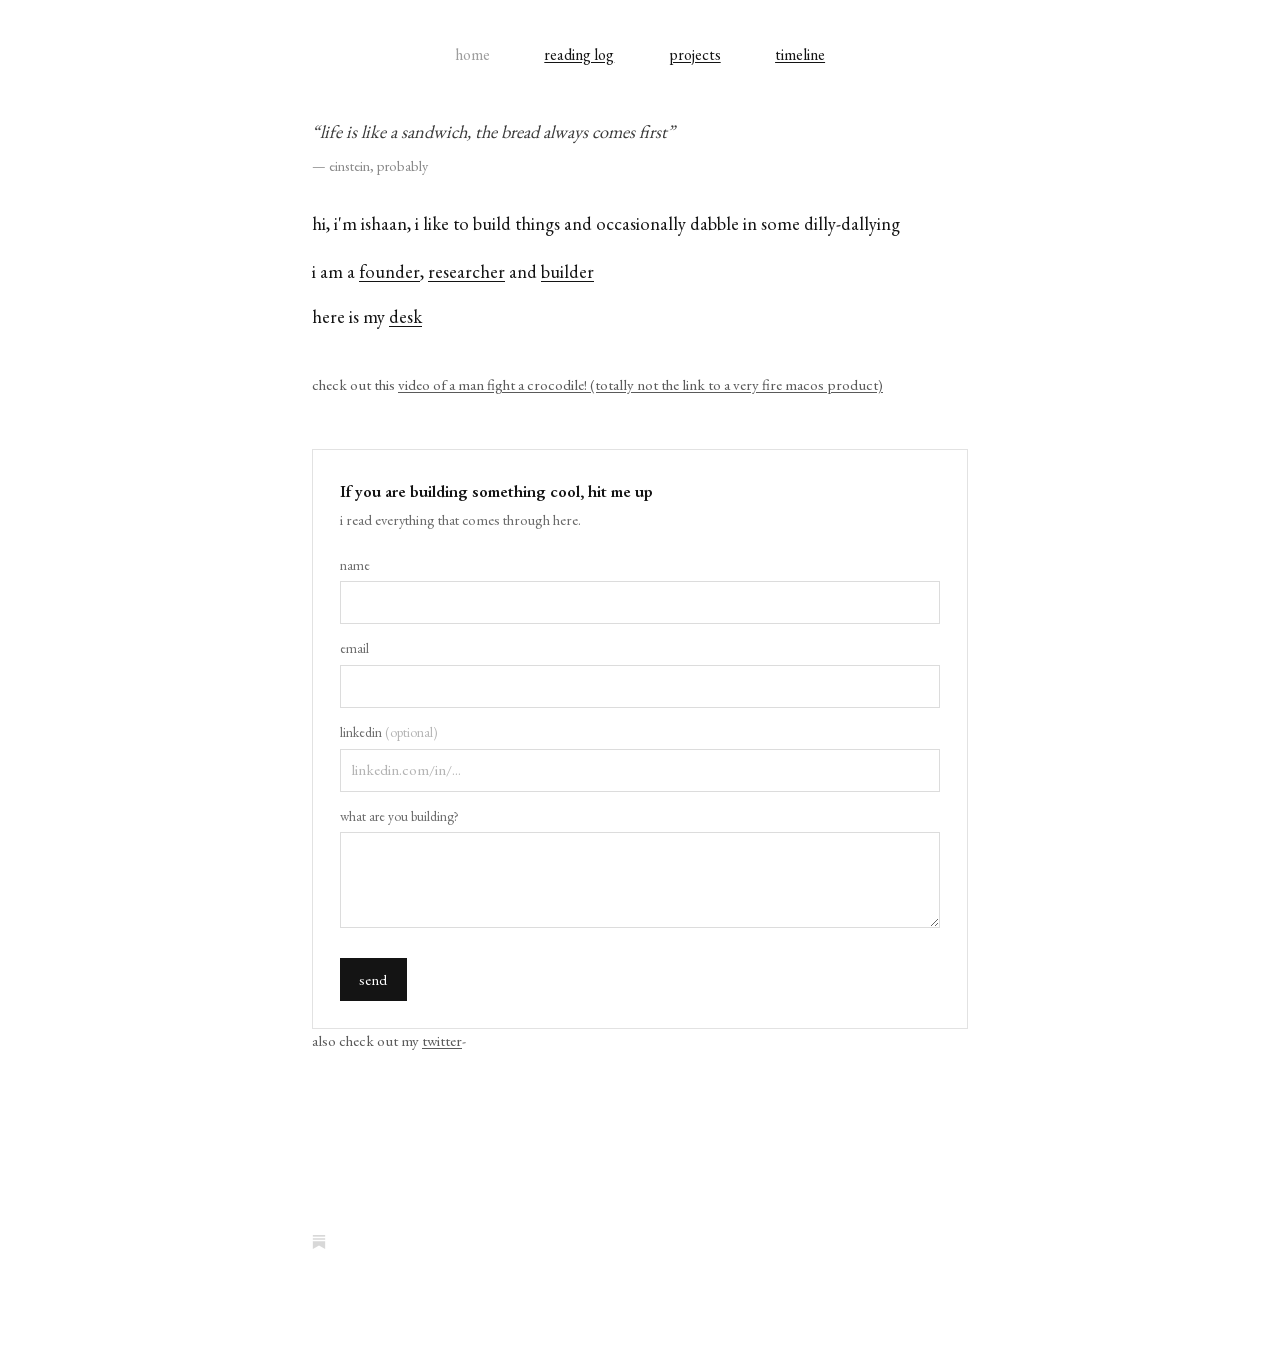
<file: index.html>
<!DOCTYPE html>
<html lang="en">
<head>
<meta charset="UTF-8">
<meta name="viewport" content="width=device-width, initial-scale=1.0">
<title>Ishaan Harish</title>
<link rel="icon" type="image/png" href="images/favicon.png">
<link rel="stylesheet" href="assets/site.css">
</head>
<body>

<nav class="topnav">
  <span class="here">home</span>
  <a href="reading.html">reading log</a>
  <a href="projects.html">projects</a>
  <a href="timeline.html">timeline</a>
</nav>

<main>

  <blockquote>
    <p>&ldquo;life is like a sandwich, the bread always comes first&rdquo;</p>
    <cite>&mdash; einstein, probably</cite>
  </blockquote>

  <p class="hi">hi, i'm ishaan, i like to build things and occasionally dabble in some dilly-dallying</p>

  <p class="roles">i am a
    <a href="https://projectfermat.vercel.app" target="_blank" rel="noopener">founder</a>,
    <a href="research.html" target="_blank" rel="noopener">researcher</a>
    and <a href="building.html" target="_blank" rel="noopener">builder</a></p>

  <p class="desk-line">here is my <a href="desk.html" target="_blank" rel="noopener">desk</a></p>

  <p class="outro croc">check out this <a href="https://github.com/Ishaan3H/dynamic-island-macos" target="_blank" rel="noopener">video of a man fight a crocodile! (totally not the link to a very fire macos product)</a></p>

  <div class="card">
    <h2>If you are building something cool, hit me up</h2>
    <p class="sub">i read everything that comes through here.</p>

    <p class="sent" id="sent">thanks &mdash; got it.</p>

    <form action="https://formsubmit.co/ishaanharish3@gmail.com" method="POST">
      <input type="hidden" name="_subject" value="Someone is building something cool">
      <input type="hidden" name="_captcha" value="false">
      <input type="hidden" name="_next" value="https://ishaanharish.me/#sent">
      <input type="hidden" name="_template" value="table">

      <div class="field"><label for="name">name</label><input id="name" type="text" name="name" required></div>
      <div class="field"><label for="email">email</label><input id="email" type="email" name="email" required></div>
      <div class="field"><label for="linkedin">linkedin <span style="color:#b4b4b4">(optional)</span></label><input id="linkedin" type="text" name="linkedin" placeholder="linkedin.com/in/..."></div>
      <div class="field"><label for="idea">what are you building?</label><textarea id="idea" name="idea" required></textarea></div>

      <button type="submit">send</button>
    </form>
  </div>

  <p class="outro">also check out my <a href="https://x.com/IshaanHarish3" target="_blank" rel="noopener">twitter</a>-</p>

  <aside class="np">
    <iframe
      src="https://open.spotify.com/embed/track/4UQMOPSUVJVicIQzjAcRRZ?utm_source=generator"
      width="100%" height="80" frameborder="0"
      title="Champion by Kanye West on Spotify"
      allow="clipboard-write; encrypted-media; fullscreen; picture-in-picture"></iframe>
  </aside>


  <a class="egg" href="https://ishaanharish.substack.com" target="_blank" rel="noopener" aria-label="substack" title="substack">
    <svg viewBox="0 0 24 24" width="14" height="14" fill="currentColor" aria-hidden="true">
      <path d="M22.539 8.242H1.46V5.406h21.08v2.836z"/>
      <path d="M1.46 10.812V24L12 18.11 22.54 24V10.812H1.46z"/>
      <path d="M22.539 0H1.46v2.836h21.08V0z"/>
    </svg>
  </a>

</main>

</body>
</html>
</file>
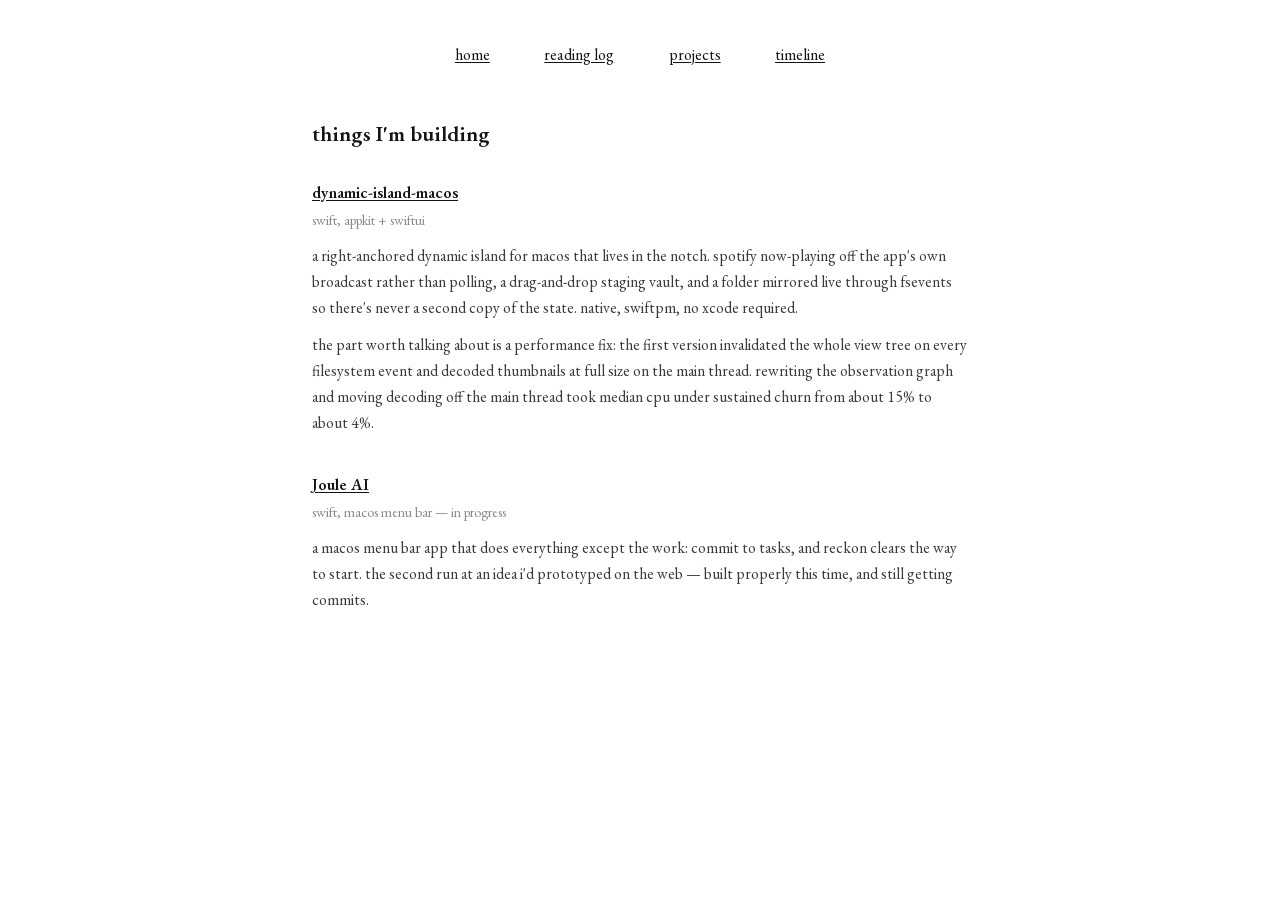
<file: building.html>
<!DOCTYPE html>
<html lang="en">
<head>
<meta charset="UTF-8">
<meta name="viewport" content="width=device-width, initial-scale=1.0">
<title>building — Ishaan Harish</title>
<link rel="icon" type="image/png" href="images/favicon.png">
<link rel="stylesheet" href="assets/site.css">
</head>
<body>

<nav class="topnav">
  <a href="index.html">home</a>
  <a href="reading.html">reading log</a>
  <a href="projects.html">projects</a>
  <a href="timeline.html">timeline</a>
</nav>

<main>

  <h1>things I'm building</h1>

  <div class="entry">
    <h2><a href="https://github.com/Ishaan3H/dynamic-island-macos" target="_blank" rel="noopener">dynamic-island-macos</a></h2>
    <p class="meta">swift, appkit + swiftui</p>
    <p>a right-anchored dynamic island for macos that lives in the notch. spotify
    now-playing off the app's own broadcast rather than polling, a drag-and-drop staging
    vault, and a folder mirrored live through fsevents so there's never a second copy of
    the state. native, swiftpm, no xcode required.</p>
    <p>the part worth talking about is a performance fix: the first version invalidated
    the whole view tree on every filesystem event and decoded thumbnails at full size on
    the main thread. rewriting the observation graph and moving decoding off the main
    thread took median cpu under sustained churn from about 15% to about 4%.</p>
  </div>

  <div class="entry">
    <h2><a href="https://jouleai.vercel.app" target="_blank" rel="noopener">Joule AI</a></h2>
    <p class="meta">swift, macos menu bar &mdash; in progress</p>
    <p>a macos menu bar app that does everything except the work: commit to tasks, and
    reckon clears the way to start. the second run at an idea i'd prototyped on the web
    &mdash; built properly this time, and still getting commits.</p>
  </div>

</main>

</body>
</html>
</file>
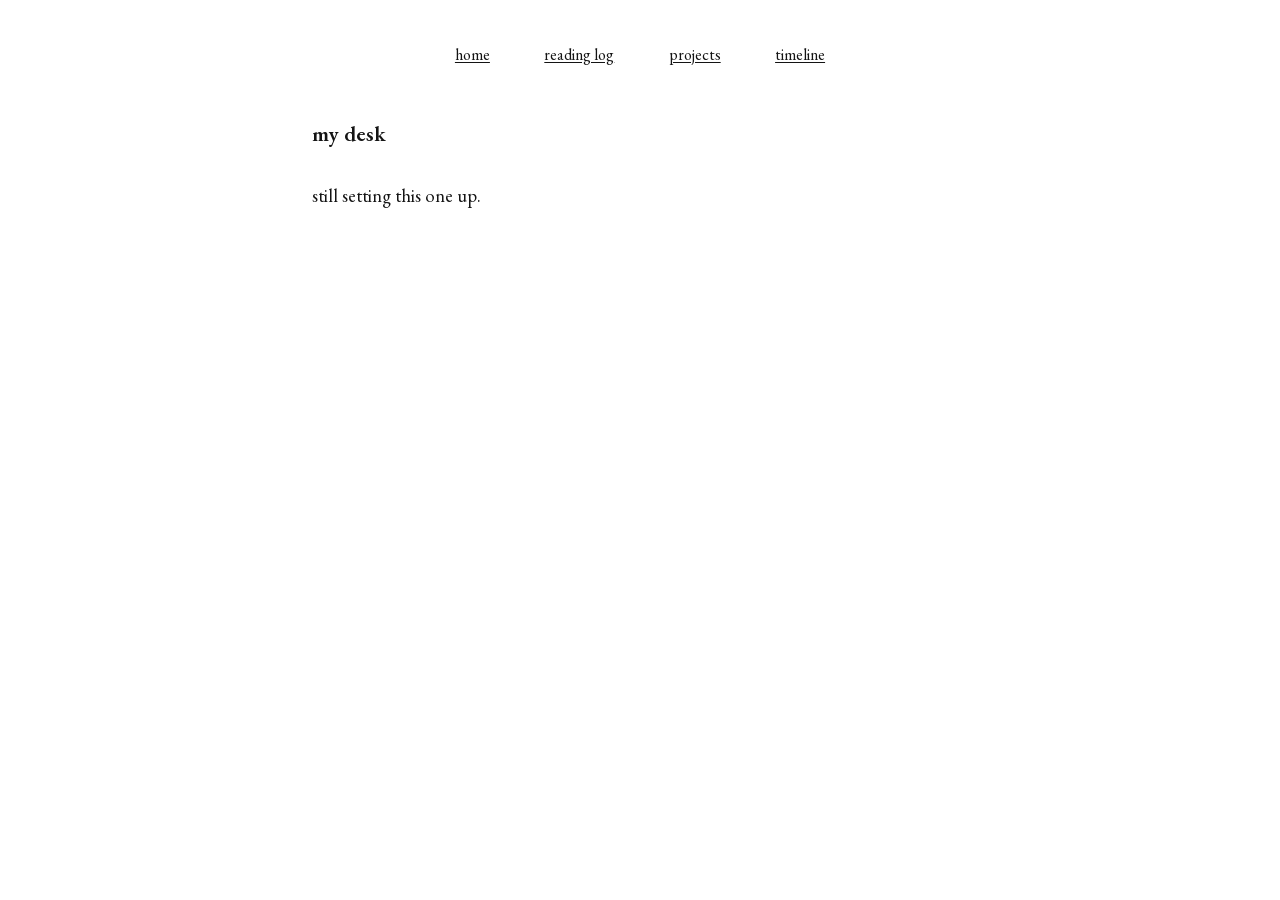
<file: desk.html>
<!DOCTYPE html>
<html lang="en">
<head>
<meta charset="UTF-8">
<meta name="viewport" content="width=device-width, initial-scale=1.0">
<title>desk — Ishaan Harish</title>
<link rel="icon" type="image/png" href="images/favicon.png">
<link rel="stylesheet" href="assets/site.css">
</head>
<body>

<nav class="topnav">
  <a href="index.html">home</a>
  <a href="reading.html">reading log</a>
  <a href="projects.html">projects</a>
  <a href="timeline.html">timeline</a>
</nav>

<main>

  <h1>my desk</h1>

  <p>still setting this one up.</p>

</main>

</body>
</html>
</file>
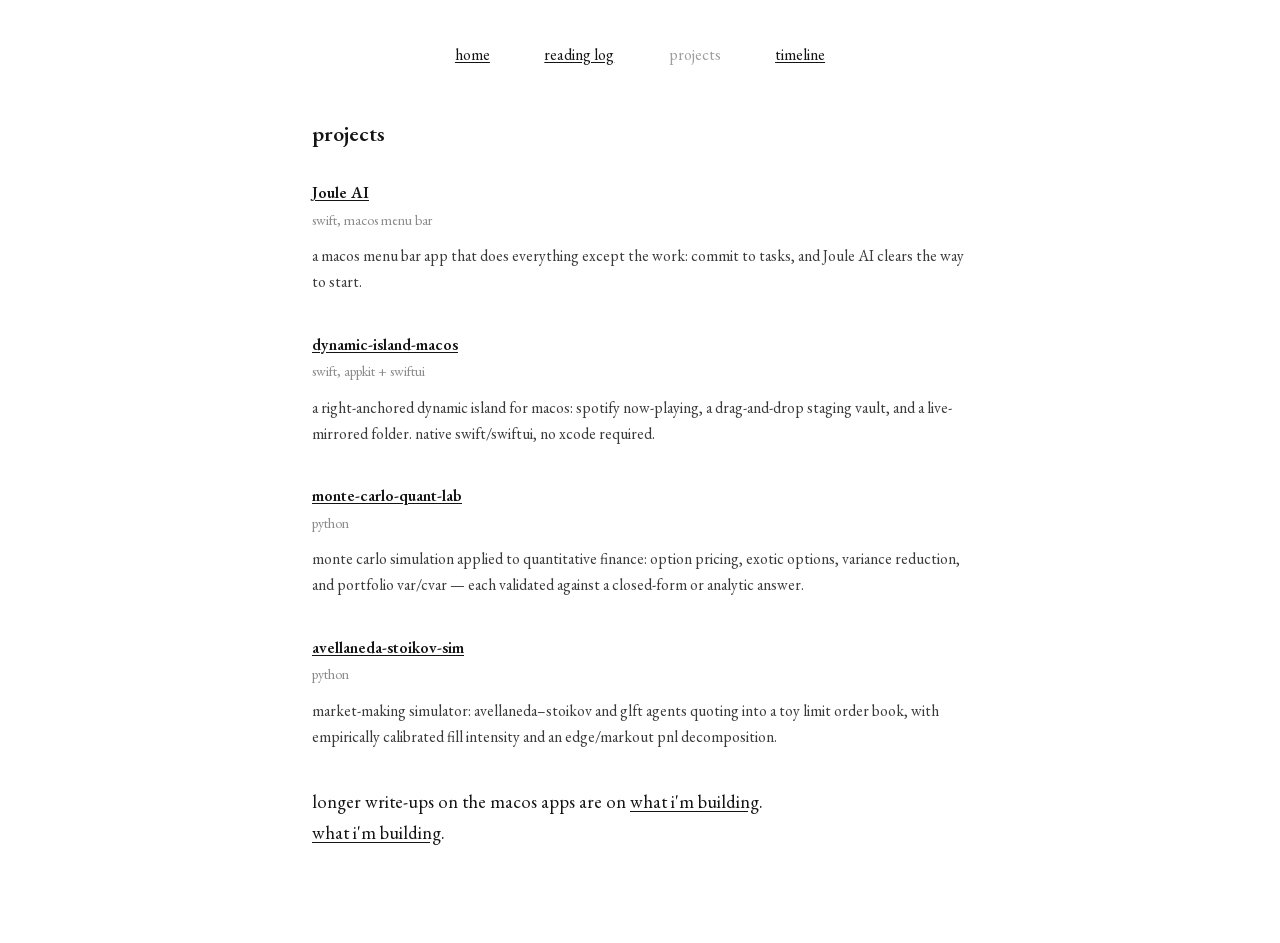
<file: projects.html>
<!DOCTYPE html>
<html lang="en">
<head>
<meta charset="UTF-8">
<meta name="viewport" content="width=device-width, initial-scale=1.0">
<title>projects — Ishaan Harish</title>
<link rel="icon" type="image/png" href="images/favicon.png">
<link rel="stylesheet" href="assets/site.css">
</head>
<body>

<nav class="topnav">
  <a href="index.html">home</a>
  <a href="reading.html">reading log</a>
  <span class="here">projects</span>
  <a href="timeline.html">timeline</a>
</nav>

<main>

  <h1>projects</h1>

  <div class="entry">
    <h2><a href="https://jouleai.vercel.app" target="_blank" rel="noopener">Joule AI</a></h2>
    <p class="meta">swift, macos menu bar</p>
    <p>a macos menu bar app that does everything except the work: commit to tasks, and
    Joule AI clears the way to start.</p>
  </div>

  <div class="entry">
    <h2><a href="https://github.com/Ishaan3H/dynamic-island-macos" target="_blank" rel="noopener">dynamic-island-macos</a></h2>
    <p class="meta">swift, appkit + swiftui</p>
    <p>a right-anchored dynamic island for macos: spotify now-playing, a drag-and-drop
    staging vault, and a live-mirrored folder. native swift/swiftui, no xcode required.</p>
  </div>

  <div class="entry">
    <h2><a href="https://github.com/Ishaan3H/monte-carlo-quant-lab" target="_blank" rel="noopener">monte-carlo-quant-lab</a></h2>
    <p class="meta">python</p>
    <p>monte carlo simulation applied to quantitative finance: option pricing, exotic
    options, variance reduction, and portfolio var/cvar &mdash; each validated against a
    closed-form or analytic answer.</p>
  </div>

  <div class="entry">
    <h2><a href="https://github.com/Ishaan3H/avellaneda-stoikov-sim" target="_blank" rel="noopener">avellaneda-stoikov-sim</a></h2>
    <p class="meta">python</p>
    <p>market-making simulator: avellaneda&ndash;stoikov and glft agents quoting into a toy
    limit order book, with empirically calibrated fill intensity and an edge/markout pnl
    decomposition.</p>
  </div>

  <p>longer write-ups on the macos apps are on
  <a href="building.html">what i'm building</a>.</p>
  <a href="building.html">what i'm building</a>.</p>

</main>

</body>
</html>
</file>
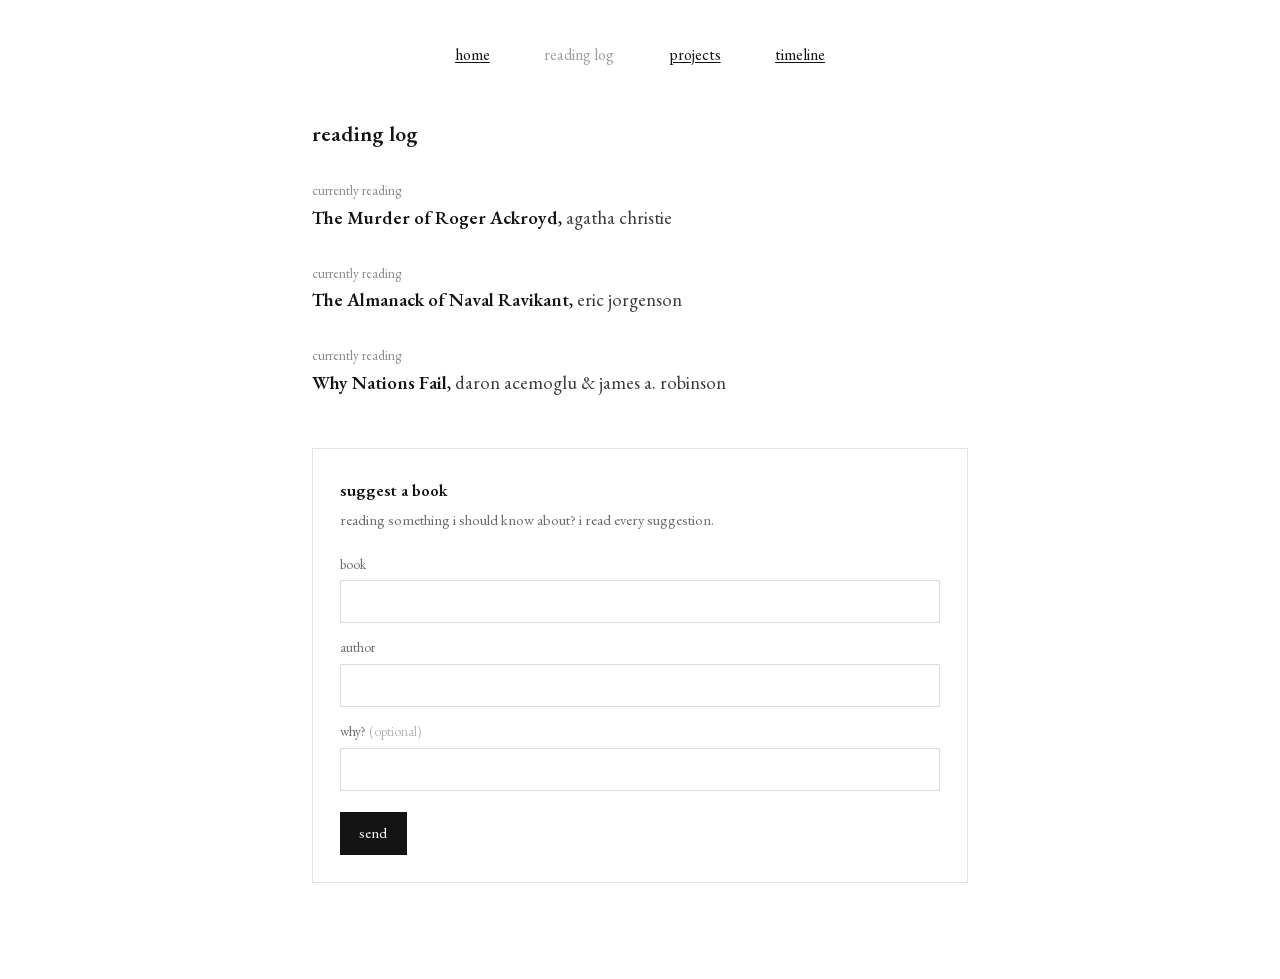
<file: reading.html>
<!DOCTYPE html>
<html lang="en">
<head>
<meta charset="UTF-8">
<meta name="viewport" content="width=device-width, initial-scale=1.0">
<title>reading log — Ishaan Harish</title>
<link rel="icon" type="image/png" href="images/favicon.png">
<link rel="stylesheet" href="assets/site.css">
</head>
<body>

<nav class="topnav">
  <a href="index.html">home</a>
  <span class="here">reading log</span>
  <a href="projects.html">projects</a>
  <a href="timeline.html">timeline</a>
</nav>

<main>

  <h1>reading log</h1>

  <div class="book">
    <span class="status">currently reading</span>
    <span class="title">The Murder of Roger Ackroyd</span>, <span class="author">agatha christie</span>
  </div>

  <div class="book">
    <span class="status">currently reading</span>
    <span class="title">The Almanack of Naval Ravikant</span>, <span class="author">eric jorgenson</span>
  </div>

  <div class="book">
    <span class="status">currently reading</span>
    <span class="title">Why Nations Fail</span>, <span class="author">daron acemoglu &amp; james a. robinson</span>
  </div>

  <div class="card">
    <h2>suggest a book</h2>
    <p class="sub">reading something i should know about? i read every suggestion.</p>

    <p class="sent" id="sent">thanks &mdash; got it.</p>
    <form action="https://formsubmit.co/ishaanharish3@gmail.com" method="POST">
      <input type="hidden" name="_subject" value="Book suggestion for Ishaan">
      <input type="hidden" name="_captcha" value="false">
      <input type="hidden" name="_next" value="https://ishaanharish.me/reading.html#sent">
      <input type="hidden" name="_template" value="table">
      <div class="field"><label for="b">book</label><input id="b" type="text" name="book" required></div>
      <div class="field"><label for="a">author</label><input id="a" type="text" name="author" required></div>
      <div class="field"><label for="w">why? <span style="color:#b4b4b4">(optional)</span></label><input id="w" type="text" name="why"></div>
      <button type="submit">send</button>
    </form>
  </div>

</main>

</body>
</html>
</file>
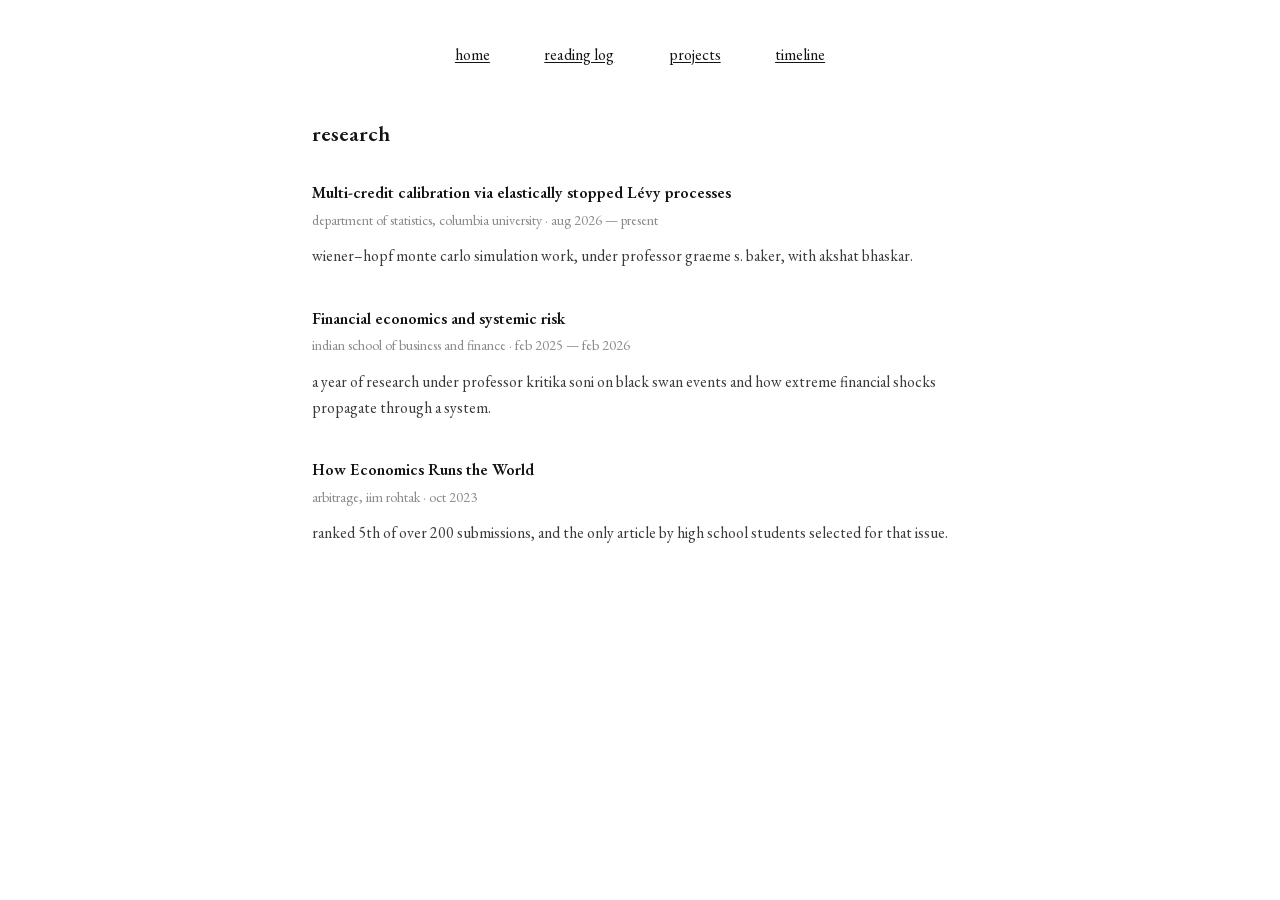
<file: research.html>
<!DOCTYPE html>
<html lang="en">
<head>
<meta charset="UTF-8">
<meta name="viewport" content="width=device-width, initial-scale=1.0">
<title>research — Ishaan Harish</title>
<link rel="icon" type="image/png" href="images/favicon.png">
<link rel="stylesheet" href="assets/site.css">
</head>
<body>

<nav class="topnav">
  <a href="index.html">home</a>
  <a href="reading.html">reading log</a>
  <a href="projects.html">projects</a>
  <a href="timeline.html">timeline</a>
</nav>

<main>

  <h1>research</h1>

  <div class="entry">
    <h2>Multi-credit calibration via elastically stopped L&eacute;vy processes</h2>
    <p class="meta">department of statistics, columbia university &middot; aug 2026 &mdash; present</p>
    <p>wiener&ndash;hopf monte carlo simulation work, under professor graeme s. baker,
    with akshat bhaskar.</p>
  </div>

  <div class="entry">
    <h2>Financial economics and systemic risk</h2>
    <p class="meta">indian school of business and finance &middot; feb 2025 &mdash; feb 2026</p>
    <p>a year of research under professor kritika soni on black swan events and how
    extreme financial shocks propagate through a system.</p>
  </div>

  <div class="entry">
    <h2>How Economics Runs the World</h2>
    <p class="meta">arbitrage, iim rohtak &middot; oct 2023</p>
    <p>ranked 5th of over 200 submissions, and the only article by high school students
    selected for that issue.</p>
  </div>

</main>

</body>
</html>
</file>
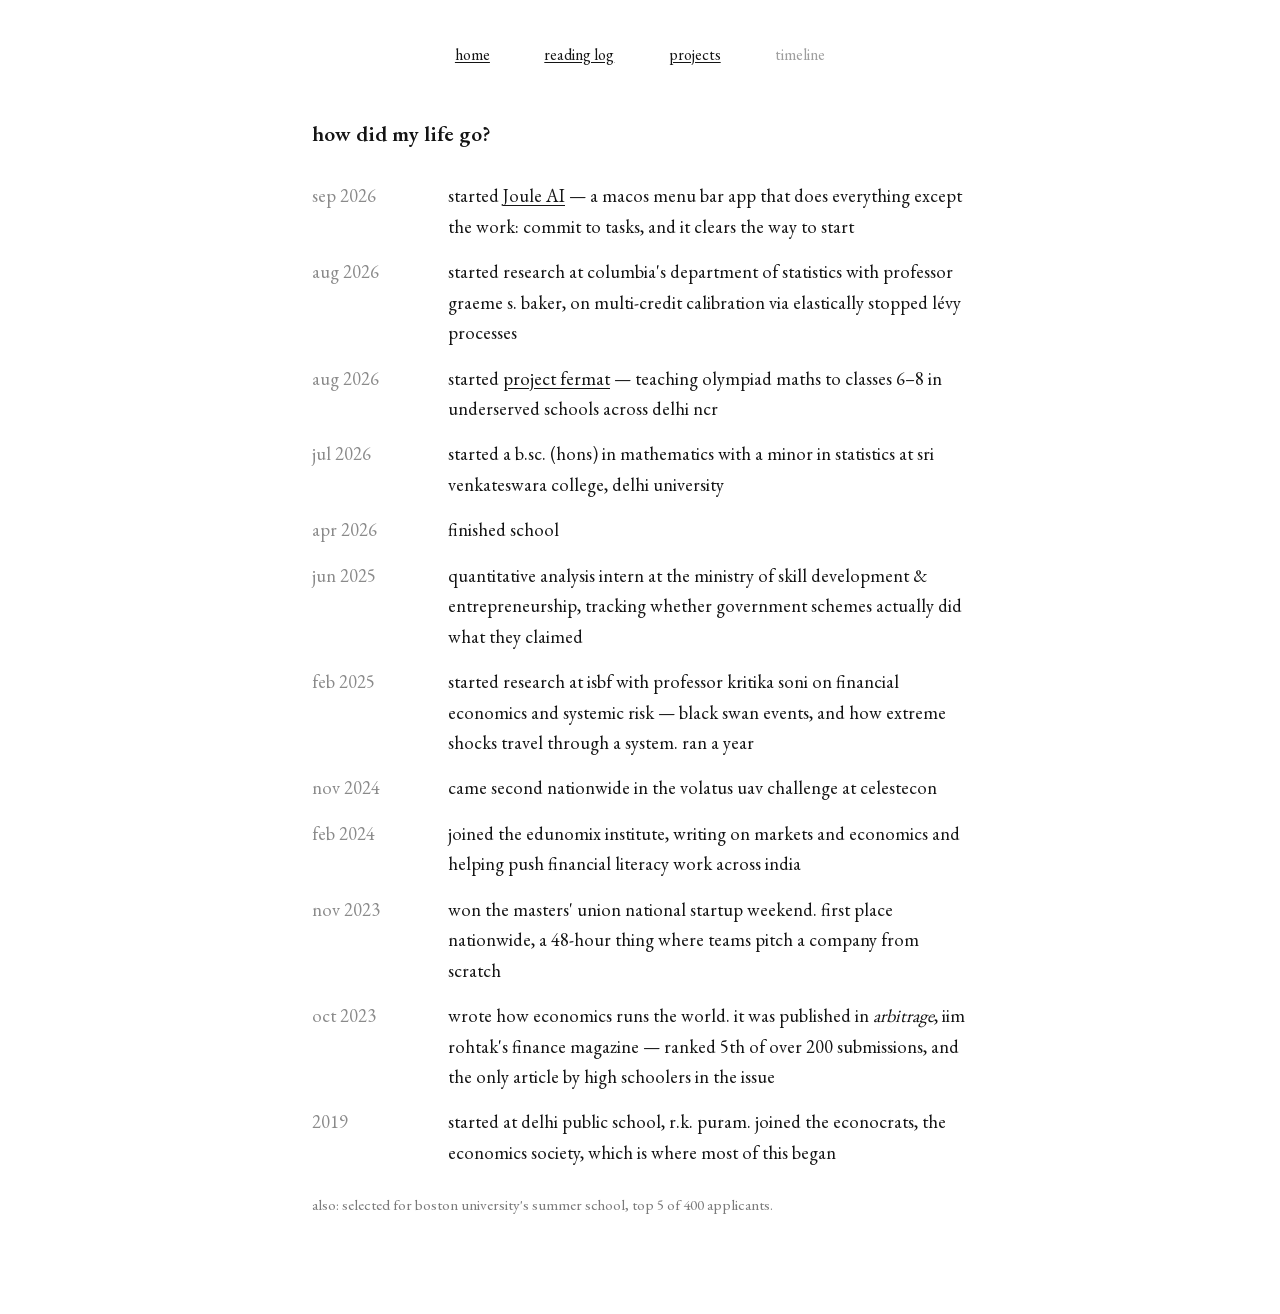
<file: timeline.html>
<!DOCTYPE html>
<html lang="en">
<head>
<meta charset="UTF-8">
<meta name="viewport" content="width=device-width, initial-scale=1.0">
<title>timeline — Ishaan Harish</title>
<link rel="icon" type="image/png" href="images/favicon.png">
<link rel="stylesheet" href="assets/site.css">
</head>
<body>

<nav class="topnav">
  <a href="index.html">home</a>
  <a href="reading.html">reading log</a>
  <a href="projects.html">projects</a>
  <span class="here">timeline</span>
</nav>

<main>

  <h1>how did my life go?</h1>

  <ul class="timeline">
    <li><span class="when">sep 2026</span>started <a href="https://jouleai.vercel.app" target="_blank" rel="noopener">Joule AI</a> &mdash; a macos menu bar app that does everything except the work: commit to tasks, and it clears the way to start</li>
    <li><span class="when">aug 2026</span>started research at columbia's department of statistics with professor graeme s. baker, on multi-credit calibration via elastically stopped l&eacute;vy processes</li>
    <li><span class="when">aug 2026</span>started <a href="https://projectfermat.vercel.app" target="_blank" rel="noopener">project fermat</a> &mdash; teaching olympiad maths to classes 6&ndash;8 in underserved schools across delhi ncr</li>
    <li><span class="when">jul 2026</span>started a b.sc. (hons) in mathematics with a minor in statistics at sri venkateswara college, delhi university</li>
    <li><span class="when">apr 2026</span>finished school</li>
    <li><span class="when">jun 2025</span>quantitative analysis intern at the ministry of skill development &amp; entrepreneurship, tracking whether government schemes actually did what they claimed</li>
    <li><span class="when">feb 2025</span>started research at isbf with professor kritika soni on financial economics and systemic risk &mdash; black swan events, and how extreme shocks travel through a system. ran a year</li>
    <li><span class="when">nov 2024</span>came second nationwide in the volatus uav challenge at celestecon</li>
    <li><span class="when">feb 2024</span>joined the edunomix institute, writing on markets and economics and helping push financial literacy work across india</li>
    <li><span class="when">nov 2023</span>won the masters' union national startup weekend. first place nationwide, a 48-hour thing where teams pitch a company from scratch</li>
    <li><span class="when">oct 2023</span>wrote how economics runs the world. it was published in <em>arbitrage</em>, iim rohtak's finance magazine &mdash; ranked 5th of over 200 submissions, and the only article by high schoolers in the issue</li>
    <li><span class="when">2019</span>started at delhi public school, r.k. puram. joined the econocrats, the economics society, which is where most of this began</li>
  </ul>

  <p class="note">also: selected for boston university's summer school, top 5 of 400 applicants.</p>

</main>

</body>
</html>
</file>
<file: assets/site.css>
/* ishaanharish.me */

/* EB Garamond, self-hosted. One variable file covers 400-800, so the bold
   headings and the body text come from the same download. OFL licensed. */
@font-face {
  font-family: 'EB Garamond';
  src: url('fonts/eb-garamond.woff2') format('woff2');
  font-weight: 400 800;
  font-style: normal;
  font-display: swap;
}

* { margin: 0; padding: 0; box-sizing: border-box; }

body {
  padding: 0;
  background: #fff;
  color: #141414;
  font: 1.15rem/1.65 'EB Garamond', Georgia, 'Times New Roman', Times, serif;
}

main { max-width: 44rem; margin: 3rem auto 6rem; padding: 0 1.5rem; }

a { color: inherit; text-decoration: underline; text-underline-offset: 0.15em; }
a:hover { color: #000; }

/* --- top nav ---------------------------------------------------------- */

.topnav {
  display: flex;
  justify-content: center;
  flex-wrap: wrap;
  gap: clamp(1.4rem, 5vw, 3.4rem);
  padding: 2.6rem 1.5rem 0;
  font-size: 1rem;
}

.topnav .here { color: #9e9e9e; }

/* --- home ------------------------------------------------------------- */

blockquote p { font-style: italic; color: #3a3a3a; }

blockquote cite {
  display: block;
  margin-top: 0.45rem;
  font-style: normal;
  font-size: 0.9rem;
  color: #8a8a8a;
}

.hi        { margin-top: 1.9rem; }
.roles     { margin-top: 1.15rem; }
.desk-line { margin-top: 0.9rem; }

/* --- the card --------------------------------------------------------- */

.card {
  margin-top: 3.2rem;
  padding: 1.7rem;
  border: 1px solid #e2e2e2;
}

.card h2 { font-size: 1.05rem; font-weight: 600; }

.card .sub {
  margin: 0.2rem 0 1.3rem;
  font-size: 0.92rem;
  color: #6a6a6a;
}

.field { margin-bottom: 0.85rem; }

.field label {
  display: block;
  margin-bottom: 0.3rem;
  font-size: 0.85rem;
  color: #6a6a6a;
}

input, textarea {
  width: 100%;
  padding: 0.5rem 0.6rem;
  font: inherit;
  font-size: 0.95rem;
  color: #141414;
  background: #fff;
  border: 1px solid #dcdcdc;
}

textarea { resize: vertical; min-height: 6rem; }
input:focus, textarea:focus { outline: none; border-color: #999; }
::placeholder { color: #b4b4b4; }

button {
  margin-top: 0.5rem;
  padding: 0.58rem 1.2rem;
  font: inherit;
  font-size: 0.92rem;
  color: #fff;
  background: #141414;
  border: none;
  cursor: pointer;
}

button:hover { background: #000; }

/* --- bottom ----------------------------------------------------------- */

.outro { font-size: 0.95rem; color: #5a5a5a; }
.outro + .outro { margin-top: 0.7rem; }
.outro.croc { margin-top: 2.6rem; }

/* shown only when the url ends in #sent, which is where the form returns to */
.sent { display: none; }

.sent:target {
  display: block;
  margin-bottom: 1.1rem;
  padding: 0.6rem 0.8rem;
  background: #f2f2f2;
  font-size: 0.92rem;
}

/* --- sub-pages -------------------------------------------------------- */

h1 { font-size: 1.35rem; font-weight: 600; margin-bottom: 1.8rem; }

.entry { margin-bottom: 2.3rem; }
.entry h2 { font-size: 1.02rem; font-weight: 600; }

.entry .meta {
  margin: 0.1rem 0 0.5rem;
  font-size: 0.88rem;
  color: #8a8a8a;
}

.entry p { font-size: 0.98rem; color: #3a3a3a; }
.entry p + p { margin-top: 0.7rem; }

/* --- timeline --------------------------------------------------------- */

.timeline { list-style: none; margin: 0 0 1.6rem; padding: 0; }

.timeline li {
  padding-left: 8.5rem;
  text-indent: -8.5rem;
  margin-bottom: 0.95rem;
}

.when {
  display: inline-block;
  width: 8.5rem;
  vertical-align: top;
  text-indent: 0;   /* the li's hanging indent is inherited here otherwise */
  color: #8a8a8a;
}

.note { color: #7a7a7a; font-size: 0.95rem; }

/* --- reading log ------------------------------------------------------ */

.book { margin-bottom: 1.9rem; }

.book .status { display: block; font-size: 0.82rem; color: #8a8a8a; }
.book .title  { font-weight: 600; }
.book .author { color: #3a3a3a; }

.book .why {
  display: block;
  margin-top: 0.35rem;
  font-size: 0.96rem;
  font-style: italic;
  color: #5c5c5c;
}

/* --- the easter egg -------------------------------------------------- */

.egg {
  display: inline-block;
  margin-top: 3.5rem;
  line-height: 0;
  color: #141414;
  opacity: 0.16;
  text-decoration: none;
  transition: opacity 0.25s;
}

.egg:hover,
.egg:focus-visible { opacity: 1; outline: none; }

/* --- now playing (a real Spotify embed) ------------------------------- */

.np {
  position: fixed;
  right: 1.6rem;
  bottom: 1.6rem;
  z-index: 10;
  width: 320px;
  border-radius: 12px;
  overflow: hidden;
  box-shadow: 0 4px 18px rgba(0, 0, 0, 0.12);
}

.np iframe { display: block; border: 0; }

/* The 44rem column and a fixed widget only coexist above ~1408px. Below
   that the player joins the page flow instead of covering the text. */
@media (max-width: 88rem) {
  .np {
    position: static;
    width: auto;
    margin: 2.8rem 0 0;
    box-shadow: none;
  }
}

@media (max-width: 40rem) {
  main { margin: 2.2rem 1.2rem 4rem; }
  .topnav { padding: 2rem 1.2rem 0; }
  .card { padding: 1.3rem; }
  .when { display: block; width: auto; }
  .timeline li { padding-left: 0; text-indent: 0; }
}
</file>
